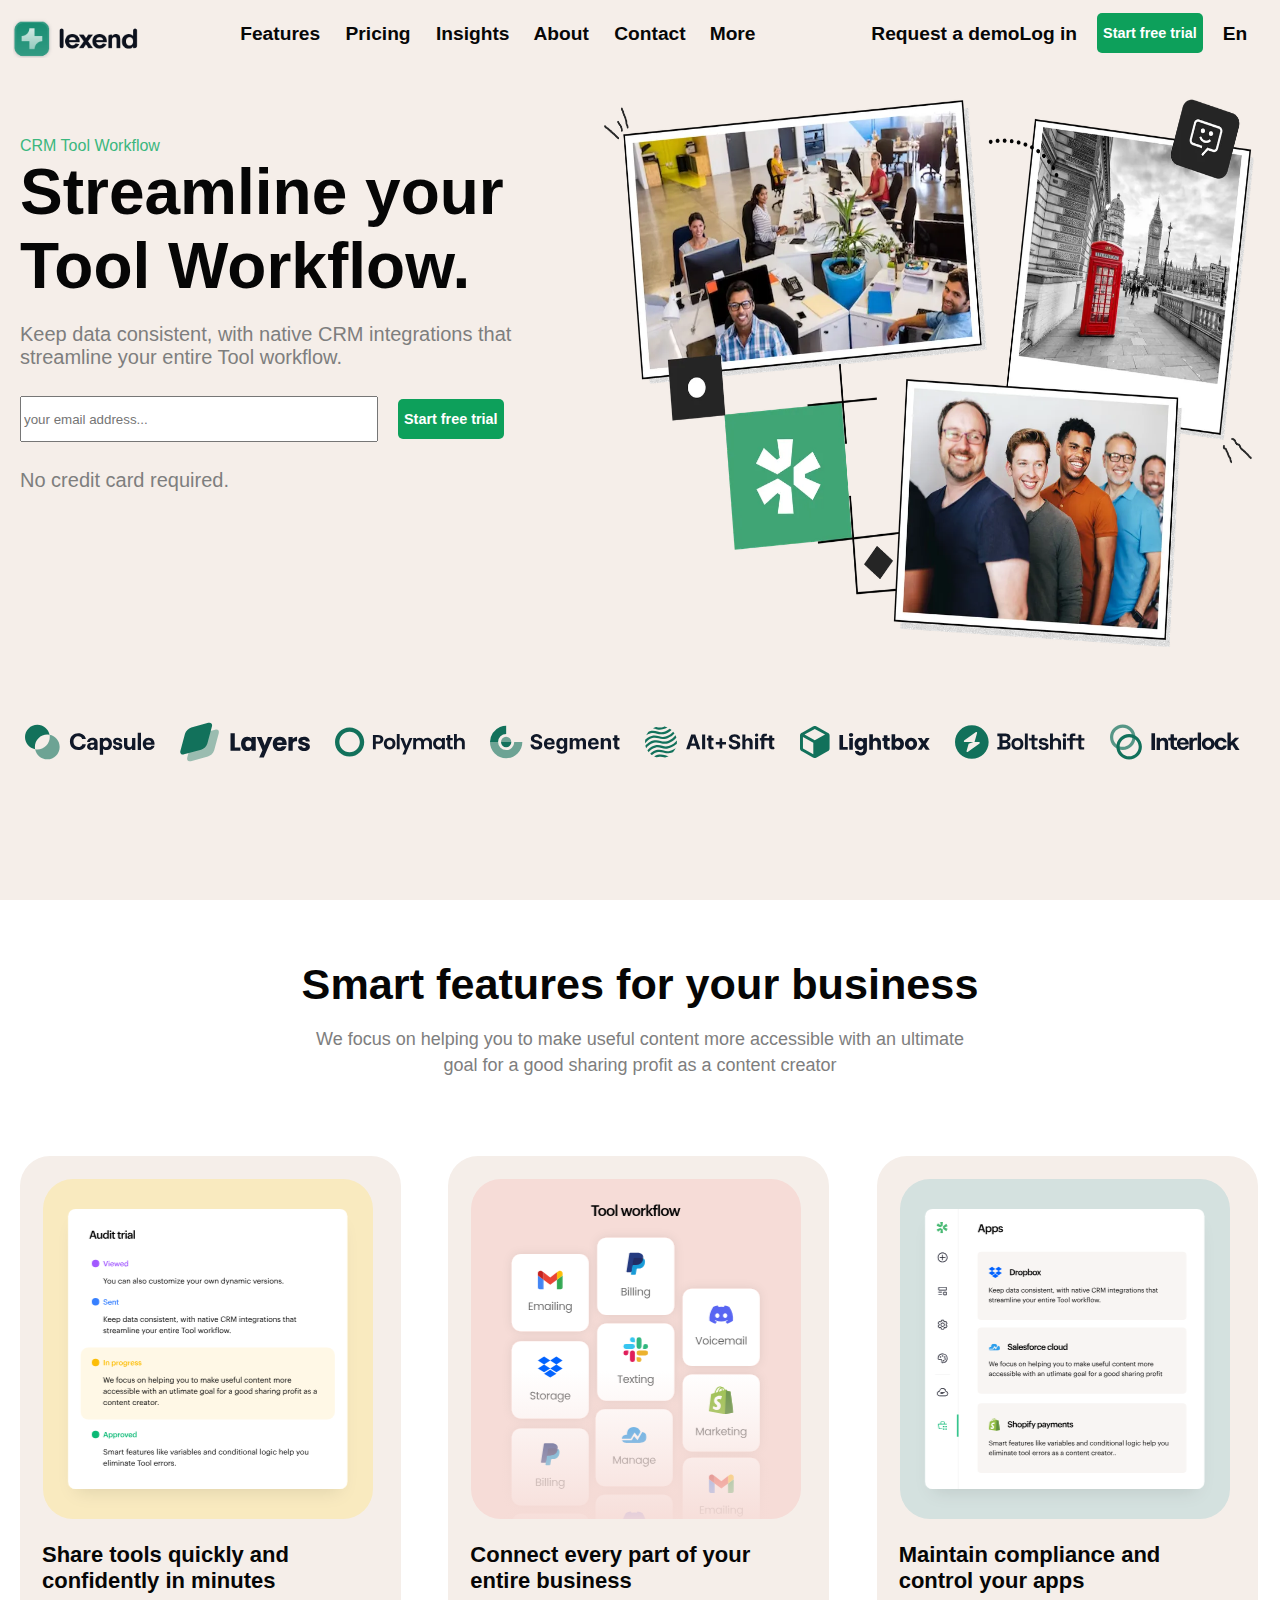
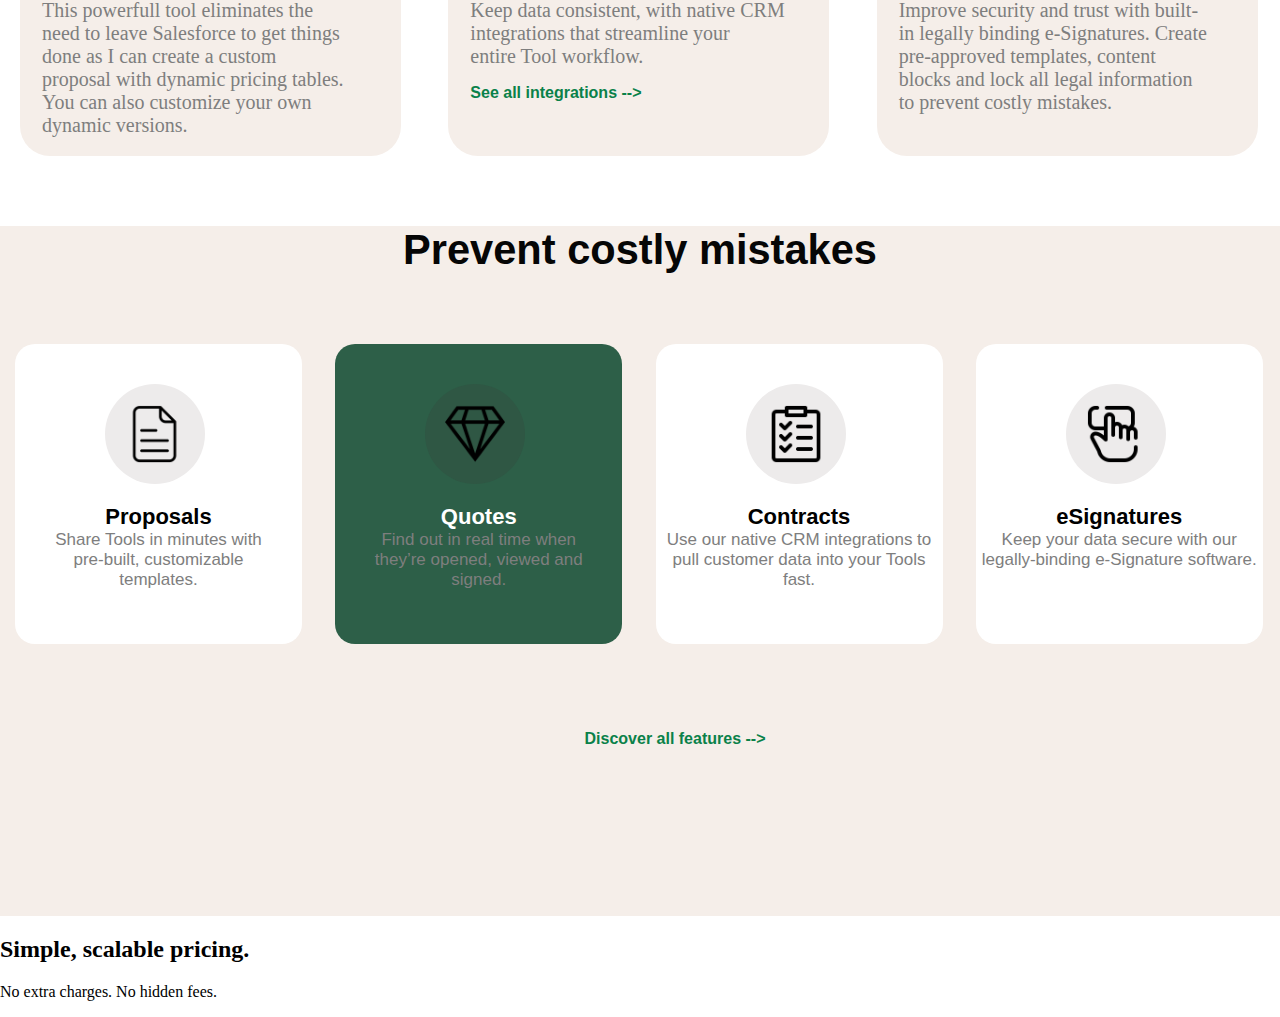
<file: index.html>
<!DOCTYPE html>
<html lang="en">
<head>
    <meta charset="UTF-8">
    <meta name="viewport" content="width=device-width, initial-scale=1.0">
    <title>Project 4
    </title>
    <link rel="stylesheet" href="css/style.css">
</head>
<body>
    <div class="back-g">
            <div class="top-nav">
        <div class="flex width settings ">
            <div>
                <img src="images/icon/logo.png" alt="logo" class="img">
            </div>
            <div class="top-nav-links">
                <b><a href="">Features </a></b>
                <b><a href="">Pricing </a></b>
                <b><a href="">Insights</a></b>
                <b><a href="">About </a></b>
                <b><a href="">Contact</a></b>
                 <b><a href="">More </a></b>
            </div>
            <div class="flex top_nav_right"></b>
               <b> <p class="trend">Request a demo</p></b>
               <b>  <p class="trend">Log in</p></b>
                 <button class="min"><b>Start free trial</b></button>
                <b> <p class="trend">En</p></b>
            </div>
        </div>
            </div>

            <div class="body flex">
                <div class="back-button">
                 <p class="back-button-p1 green">CRM Tool Workflow</p>
                 <b><p class="back-button-p2">Streamline your <br> Tool Workflow.</p></b>
                 <p class="back-button-p3">Keep data consistent, with native CRM integrations that <br> streamline your entire Tool workflow.</p>
                 <div class="flex">
                <input type="email" placeholder="your email address... " class="email">
                <button class="min"><b>Start free trial</b></button>
            </div>
            <p class="back-button-p3">No credit card required.</p>
                </div>
                <div class="back-body">
                    <img src="images/Lexend_files/hero-two.png" alt="">
                    
                </div>
</div>
<div class="body-brand flex width">
    <img src="images/Lexend_files/brand-01.svg" alt="" class="brand">
    <img src="images/Lexend_files/brand-02.svg" alt="" class="brand">
    <img src="images/Lexend_files/brand-03.svg" alt="" class="brand">
    <img src="images/Lexend_files/brand-04.svg" alt="" class="brand">
    <img src="images/Lexend_files/brand-05.svg" alt="" class="brand">
    <img src="images/Lexend_files/brand-06.svg" alt="" class="brand">
    <img src="images/Lexend_files/brand-07.svg" alt="" class="brand">
    <img src="images/Lexend_files/brand-08.svg" alt="" class="brand">

</div>
</div>


<div>
    <div class="mid-body">
        <p class="tin">Smart features for your business</p>
        <p class="mid-body-p1">We focus on helping you to make useful content more accessible with an ultimate</p>
        <p class="mid-body-p2">goal for a good sharing profit as a content creator</p>
    </div>


    <div class="grid">
        <!-- feature1 -->
         
        <div class="fame">
         <div class="mid-body-img">
    </div>
    <div>
     <p class="fame-text">Share tools quickly and <br>confidently in minutes</p>
     <p class="fame-text-2">This powerfull tool eliminates the <br> need to leave Salesforce to get things <br>done as I can create a custom <br>proposal with dynamic pricing tables. <br> You can also customize your own <br> dynamic versions.</p>
    </div>
        </div>
    <!-- feature-02 -->
        <div class="fame">
            <div class="mid-body-img1">
              </div>
              <div>
               <p class="fame-text">Connect every part of your <br>entire business</p>
               <p class="fame-text-2">Keep data consistent, with native CRM <br> integrations that streamline your <br>entire Tool workflow.</p>
               <p class="spen">See all integrations --> </p>
              </div>
        </div>

        <!-- feature-03 -->
        <div class="fame ">
            <div class="mid-body-img2">
              </div>
              <div>
               <p class="fame-text">Maintain compliance and <br>control your apps</p>
               <p class="fame-text-2">Improve security and trust with built- <br>in legally binding e-Signatures. Create <br>pre-approved templates, content <br>blocks and lock all legal information <br>to prevent costly mistakes.</p>
              </div>
        </div>
    
    </div>

    <div class="lower-body ">
        <div class="cook">
            <p class="tan">Prevent costly mistakes</p>
        </div>
     <div class="lower-body-grid grid">
        <div class="lower1">
            <div class="icon2">
          <img src="images/icon/page.png" alt="">
            </div>
            <div class="lower-text">
                <p>Proposals</p>
                <h4 class="low-t">Share Tools in minutes with <br> pre-built, customizable <br> templates.</h4>
            </div>
        </div>
        <div class="lower2">
            <div class="icon2 ic3">
                <img src="images/icon/diamond.png" alt="">
             </div>
            <div class="lower-text">
                <p>Quotes</p>
                <h4>Find out in real time when <br> they’re opened, viewed and <br> signed.</h4>
            </div>
        </div>
        <div class="lower1">
            <div class="icon2">
<img src="images/icon/checklist.png" alt="">
            </div>
            <div class="lower-text">
                <p>Contracts</p>
                <h4>Use our native CRM integrations to pull customer data into your Tools fast.</h4>
            </div>
        </div>
        <div class="lower1">
            <div class="icon2">
<img src="images/icon/press-button.png" alt="">
            </div>
            <div class="lower-text">
                <p>eSignatures</p>
                <h4>Keep your data secure with our legally-binding e-Signature software.</h4>
            </div>
        </div>
     </div>


     <div >
     <p class="spann">Discover all features --> </p>
     </div>
    </div>


    <!-- lower level -->
      <div>
        <h2>Simple, scalable pricing.</h2>
        <p>No extra charges. No hidden fees.</p>
      </div>
</div>
</body>
</html>
</file>
<file: css/style.css>
body{
    padding: 0;
    margin: 0;
    box-sizing: border-box;
    
}
.flex{
    display: flex;
}
.green{
    color: #3BB77E;
}
.bg_green{
    background-color: #3BB77E;
}
.back-g{
    background-color: rgba(245, 238, 233, 1);
    height: 900px;
}

.width{
    width: 98%;
    margin: auto;
}
.settings{
    justify-content: space-between;
    align-items: center;
}
.top-nav{
    display: flex;
    align-items: center;
    background-color: rgba(245, 238, 233, 1);
}
.img{
 margin: 18px 0 5px 0;
 height: 40px;
}

.top-nav-links a{
    margin: 0 10px;
    color: #070707;
    text-decoration: none;
    font-size: 1.2rem;
    font-family: 'Segoe UI', Tahoma, Geneva, Verdana, sans-serif;
}
.top-nav-links a:hover{
    color:  #7e7e7e;
}
.trend {
    color: #060606;
    font-size: 1.2rem;
    font-family: 'Segoe UI', Tahoma, Geneva, Verdana, sans-serif;
}
.top_nav_right{
    justify-content: space-between;
    margin: 0 20px;
}
.min{
    font-size: .9rem;
    color: white;
    background-color: #0da05b;
    border: none;
    border-radius: 5px;
    margin: 10px 20px;
    height: 40px; 
    font-family: 'Segoe UI', Tahoma, Geneva, Verdana, sans-serif;
}
.min:hover{
    color: white;
    border: none;
    background-color: green;
}
.body{
    margin: 30px 0 0 20px;
    background-color: rgba(245, 238, 233, 1);
}
.back-button-p1{
    margin: 40px 0 0 0;
   font-size: 1rem;
   font-family: 'Segoe UI', Tahoma, Geneva, Verdana, sans-serif;
}
.back-button-p2{
    margin: 0;
    color: #060606;
    font-size: 4rem;
    font-family: 'Segoe UI', Tahoma, Geneva, Verdana, sans-serif;
}
.back-button-p3{
    color: #7e7e7e;
    font-size: 20px;
    font-family: 'Segoe UI', Tahoma, Geneva, Verdana, sans-serif;
}
.email{
    width: 350px;
    height: 40px;
    margin:7px 0 0 0 ;
}


.back-body img {
    background-color: rgba(245, 238, 233, 1);
    width: 650px;
    height: 550px;
    background-position: center;
    background-repeat: no-repeat;
    background-size: cover;
    display: flex;
    justify-content: right;
    align-items: center;
    margin: 0 0 0 80px;
}
.body-brand{
    margin: 50px 20px 80px 0px;
}
.brand{
    margin-left: 25px;
    width: 130px;
    height: 90px;
}
.mid-body{

    align-items: center;
    text-align: center;
    justify-content: center;
}
.mid-body .tin{
    font-weight: 700;
    margin: 60px 0 0 0;
    font-size: 2.7rem;
    font-family: 'Segoe UI', Tahoma, Geneva, Verdana, sans-serif;
    color: #060606;
}
.mid-body-p1{
    margin: 20px 0 0 0;
    font-size: 18px;
    font-family: 'Segoe UI', Tahoma, Geneva, Verdana, sans-serif;
    color: #7e7e7e;
}
.mid-body-p2{
    margin: 5px 0 20px 0;
    font-size: 18px;
    font-family: 'Segoe UI', Tahoma, Geneva, Verdana, sans-serif;
    color: #7e7e7e;
}
.grid{
    
    display: grid;
    grid-template-columns: 1fr 1fr 1fr;
    gap :5px;
}
.fame{
    align-items: center;
    text-align: center;
    justify-content: center;
    margin-top: 60px;
    border-radius: 30px;
    width: 90%;
    margin-left: 20px;
    background-color: rgba(245, 238, 233, 1);
    height: 600px;
}
.mid-body-img {
    margin: 23px;
    background-image: url('../images/Lexend_files/feature-01.svg');
    border-radius: 30px;
    justify-content: center;
    background-position: center;
    align-items: center;
    background-repeat: no-repeat;
    background-size: cover;
    height: 340px;
width: 330px;
}
.mid-body-img1 {
    margin: 23px;
    background-image: url('../images/Lexend_files/feature-02.svg');
    border-radius: 30px;
    justify-content: center;
    background-position: center;
    align-items: center;
    background-repeat: no-repeat;
    background-size: cover;
    height: 340px;
width: 330px;
}
.mid-body-img2 {
    margin: 23px;
    background-image: url('../images/Lexend_files/feature-03.svg');
    border-radius: 30px;
    justify-content: center;
    background-position: center;
    align-items: center;
    background-repeat: no-repeat;
    background-size: cover;
    height: 340px;
width: 330px;
}
.fame-text{

    margin:0 0 0 22px;
    text-align: left;
    color: #060606;
    font-weight: 700;
    font-size: 22px;
    font-family: 'Segoe UI', Tahoma, Geneva, Verdana, sans-serif;
}
.spen{
    font-weight: 700;
    margin-left: 22px;
    font-family: 'Segoe UI', Tahoma, Geneva, Verdana, sans-serif;
    font-size: 16px;
    color: #0a8149;
    text-align: left;
}
.spen:hover{
    color: #065831;
    transition: .6s ease-in-out;
}
.fame-text-2{

    margin:5px 0 0 22px;
    text-align: left;
    color: #7e7e7e;
    font-size: 20px;
}
.lower-body{
    background-color: rgba(245, 238, 233, 1);
    margin-top: 70px;
    height: 690px;
   
}
.cook{
    align-items: center;
    text-align: center;
    justify-content: center;}
.cook .tan{
    font-weight: 700;
    margin: 60px 0 0 0;
    font-size: 2.6rem;
    font-family: 'Segoe UI', Tahoma, Geneva, Verdana, sans-serif;
    color: #060606;
}

.lower-body-grid{
   
    grid-template-columns: repeat(4 , 1fr);
    gap: 1px;
}
.icon2{
    margin: 40px 90px 20px 90px;
    background-position: center;
    align-items: center;
    border-radius: 50px;
    width: 100px;
    height: 100px;
    background-color: rgb(237, 235, 235) ;
    justify-content: center;
}
.icon2:hover{
    background-color: #0a8149;
    color: white;
}
.icon2 img{
    margin: 20px 20px;
    background-size: contain;
   justify-content: center;
    align-items: center;
    width: 60px;
    height: 60px;
}
.dome{
    background-color: #0a8149;
}
.ic3{
background-color: #2f5744;
}
.lower1{
    justify-content: center;
    align-items: center;
    margin: 70px 15px;
    width: 287px;
    height: 300px;
    border-radius: 20px;
    background-color: white;
}
.lower1:hover{
    transform: scale(1.1);
    background-color: #2d5f48;
    color: white;
    transition: .6s ease-in-out;
    cursor: pointer;
}
.lower2{
    
    color: white;
    justify-content: center;
    align-items: center;
    margin: 70px 15px;
    width: 287px;
    height: 300px;
    border-radius: 20px;
    background-color: #2d5f48;
}
.lower2:hover{
    color: white;
    transition: .6s ease-in-out;
    cursor: pointer;
    transform: scale(1.1);
}
.lower-text p{
    font-weight: 700;
font-family: 'Segoe UI', Tahoma, Geneva, Verdana, sans-serif;
font-size: 22px;
align-items: center;
text-align: center;
margin: 0;
}
 .lower-text h4{
    font-weight: normal;
    margin: 0 0 0 0;
    font-size: 17px;
    font-family: 'Segoe UI', Tahoma, Geneva, Verdana, sans-serif;
    align-items: center;
     text-align: center;
     color: #7e7e7e;
}
.spann{
    font-weight: 700;
    margin-left: 70px;
    font-family: 'Segoe UI', Tahoma, Geneva, Verdana, sans-serif;
    font-size: 16px;
    color: #0a8149;
    text-align: center;
    cursor: pointer;
}
.spann:hover{
    color: #065831;
    transition: .6s ease-in-out;
}
</file>
